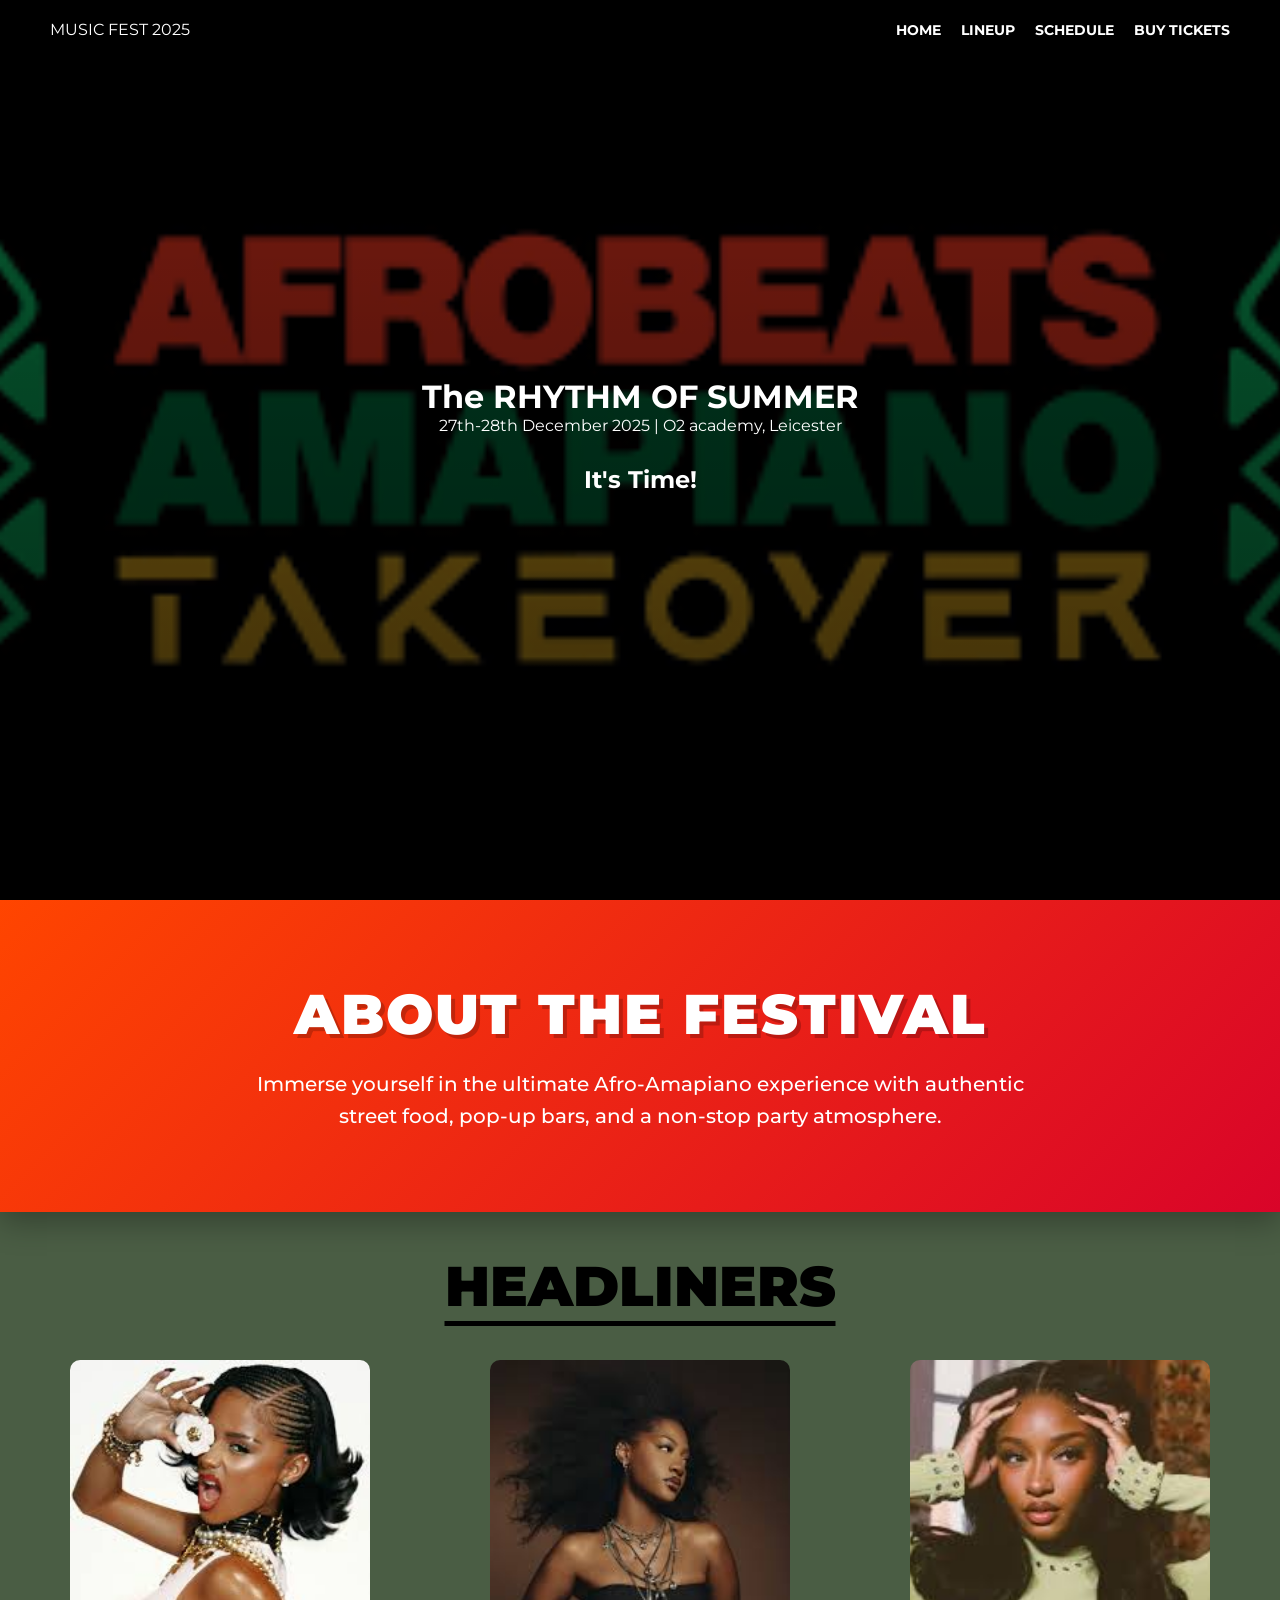
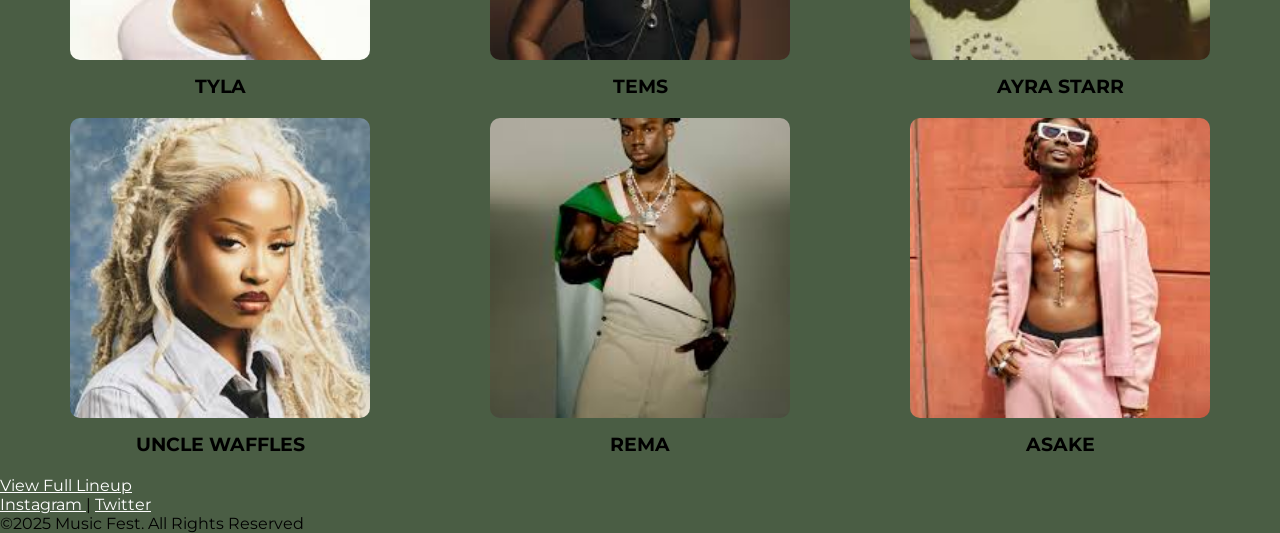
<file: index.html>
<!DOCTYPE html> 
<html lang="en-GB">
<head>
     <meta charset="UTF-8">
    <meta name="viewport" content="width=device-width, initial-scale=1.0 ">
    <title>Music Fest 2025 - Home</title>
    <link rel="stylesheet" href="css/style.css">
     <link href="https://fonts.googleapis.com/css2?family=Montserrat:wght@400;700;900&display=swap" rel="stylesheet">
</head>
    
<body>
    <header class="hero-section">
          <nav class="main-nav">
            <div class="logo">MUSIC FEST 2025</div>
            <ul class="nav-links"> 
                <li><a href="index.html" class="active"> Home</a></li>
                <li><a href="html/lineup.html"> Lineup</a></li>
                <li><a href="html/schedule.html"> Schedule</a></li>
                <li><a href="html/tickets.html" class="btn-ticket-nav"> Buy Tickets</a></li>
            </ul>
        </nav>

        <div class="hero-content">
            <h1>The RHYTHM OF SUMMER</h1>
            <p class="date-location">27th-28th December 2025 | O2 academy, Leicester</p>


        <div id="countdown" class="countdown-container">
            <div class="time-box"><span id="days" class="time-number">00</span><span class="time-label">Days</span></div>
            <div class="time-box"><span id="hours" class="time-number">00</span><span class="time-label">Hours</span></div>
            <div class="time-box"><span id="minutes" class="time-number">00</span><span class="time-label">Minutes</span></div>
            <div class="time-box"><span id="seconds" class="time-number">00</span><span class="time-label">Seconds</span></div>

            <a href="html/tickets.html" class="btn-main-cta">Get Tickets Now</a>
        </div>
    </header>

    <main>
        <section id="about">
            <div class="container"> 
            <h2>About The Festival</h2>
            <p>Immerse yourself in the ultimate Afro-Amapiano experience with authentic street food, pop-up bars, and a non-stop party atmosphere.</p>
            </div>
        </section>

        <section id="lineup-preview" class="container">
           <h2>Headliners</h2>
           <div class="artist-grid">
            <article class="artist-card">
                <figure>
                    <img src="images/Tyla.jpeg" alt="Headliner Artist-Tyla">
                    <figcaption>Tyla</figcaption>
                </figure>
            </article>
            <article class="artist-card">
                <figure>
                    <img src="images/Tems.jpeg" alt="Headliner Artist-Tems">
                    <figcaption>Tems</figcaption>
                </figure>
            </article>
            <article class="artist-card">
                <figure>
                    <img src="images/ayra-starr.jpeg" alt="Headliner Artist-Ayra Starr">
                    <figcaption>Ayra Starr</figcaption>
                </figure>
            </article>
            <article class="artist-card">
                <figure>
                    <img src="images/uncle-waffles.jpeg" alt="Headliner Artist-Uncle Waffles">
                    <figcaption>Uncle Waffles</figcaption>
                </figure>
            </article>
            <article class="artist-card">
                <figure>
                    <img src="images/Rema.jpeg" alt="Headliner Artist-Rema">
                    <figcaption>Rema</figcaption>
                </figure>
            </article>
            <article class="artist-card">
                <figure>
                    <img src="images/Asake.jpeg" alt="Headliner Artist-Asake">
                    <figcaption>Asake</figcaption>
                </figure>
            </article>
           </div>
           <a href="html/lineup.html" class="btn-secondary">View Full Lineup</a>
        </section>
    </main>

    <footer>
        <div class="social-links">
            <a href="#">Instagram </a> | <a href="#">Twitter</a>
            <p>&copy;2025 Music Fest. All Rights Reserved</p>

        </div>
    </footer>
    <script src="javascript/index.js"></script>
</body>
</html>
</file>
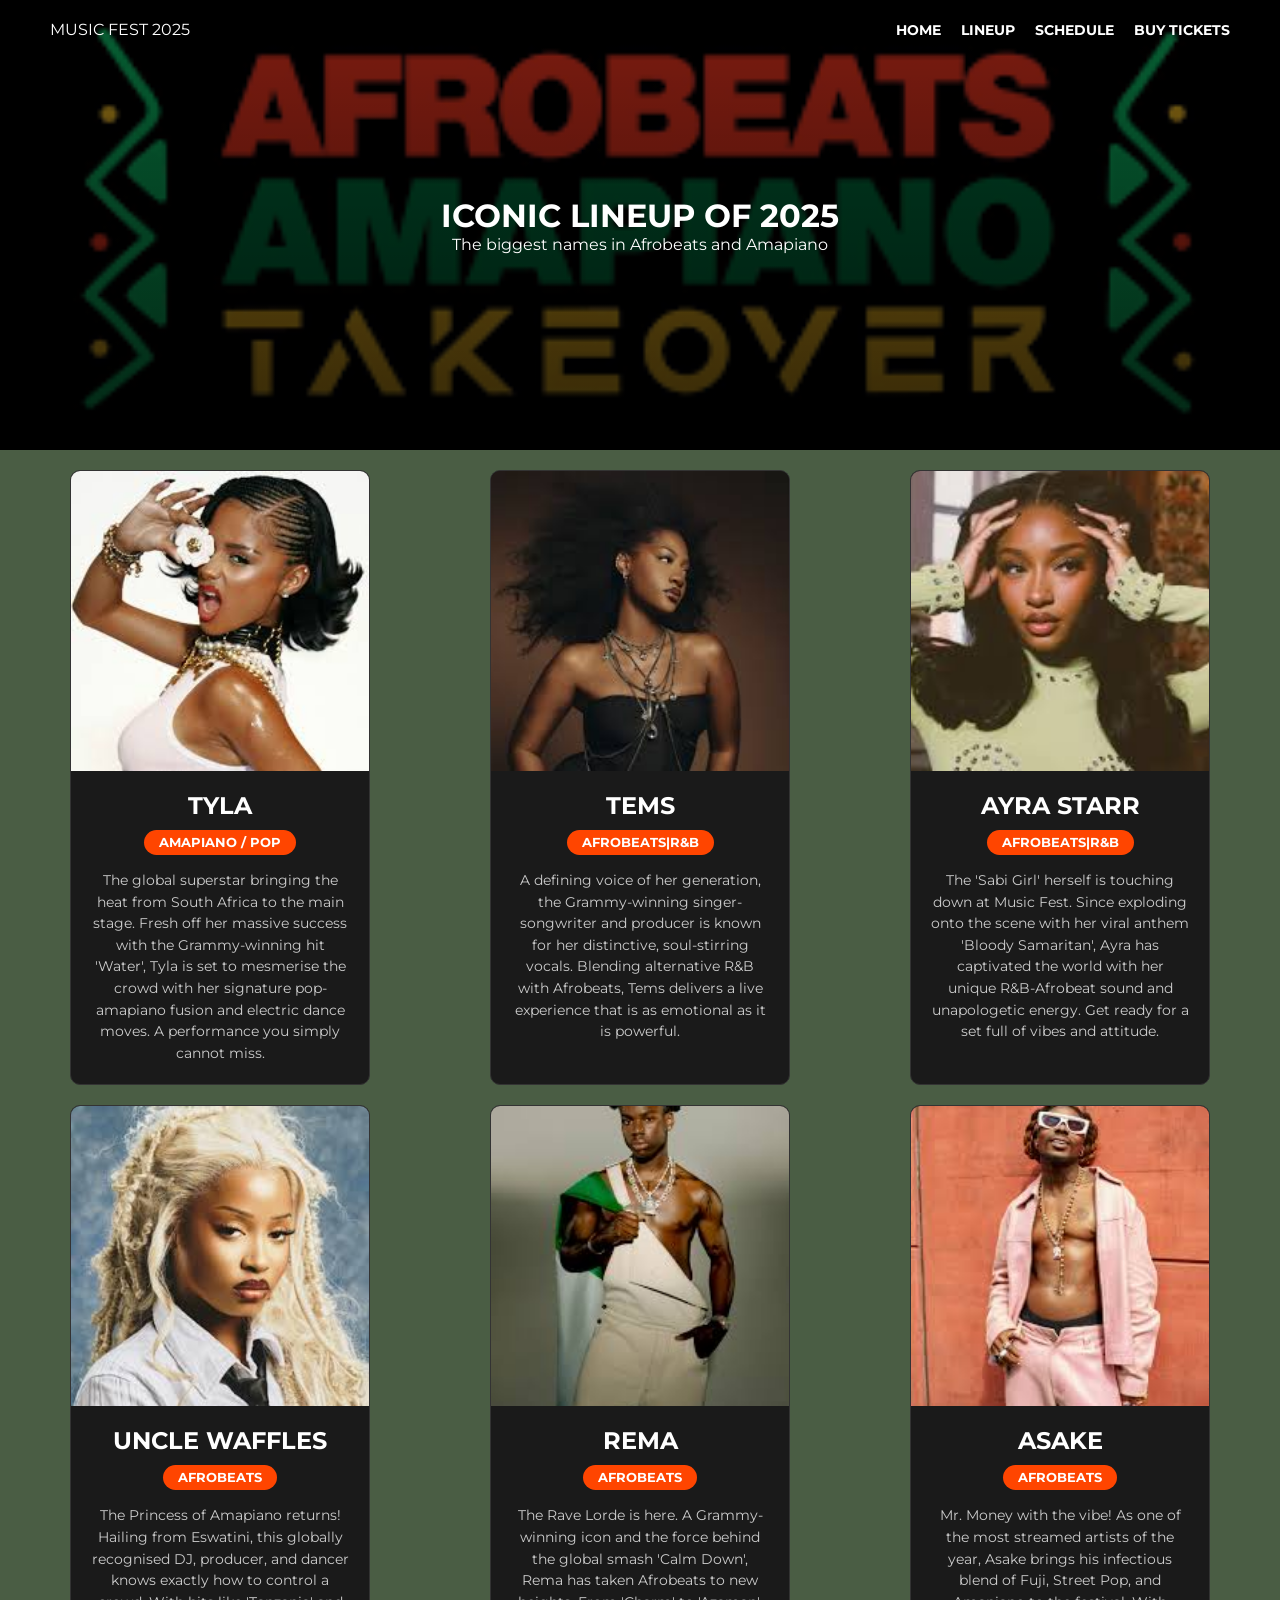
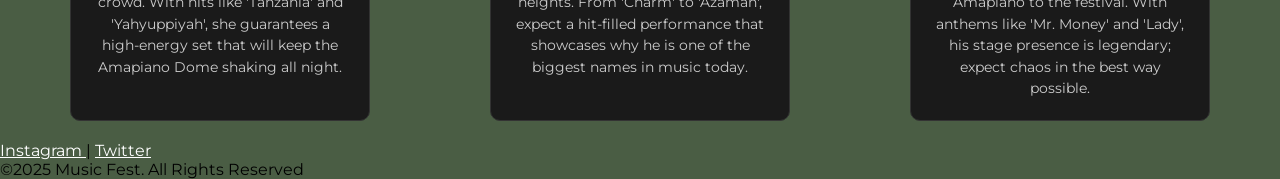
<file: html/lineup.html>
<!DOCTYPE html> 
<html lang="en-GB">
<head>
     <meta charset="UTF-8">
    <meta name="viewport" content="width=device-width, initial-scale=1.0 ">
    <title>Music Fest 2025 - Lineup</title>
    <link rel="stylesheet" href="../css/style.css">
     <link href="https://fonts.googleapis.com/css2?family=Montserrat:wght@400;700;900&display=swap" rel="stylesheet">
</head>
    
<body>
    <header class="hero-section lineup-hero">
        <nav class="main-nav">

            <div class="logo">MUSIC FEST 2025</div>
            <ul class="nav-links">
                <li><a href="../index.html">Home</a></li>
                <li><a href="lineup.html" class="active">Lineup</a></li>
                <li><a href="schedule.html"> Schedule</a></li>
                <li><a href="tickets.html" class="btn-ticket-nav"> Buy Tickets</a></li>
            </ul>
        </nav>
        
        <div class="hero-content">
            <h1>ICONIC LINEUP OF 2025</h1>
            <p class="theme-desc">The biggest names in Afrobeats and Amapiano</p>
        </div>
    </header>

    <main>
        <section id="full-lineup" class="container">
            <div class="artist-grid">

                <article class="lineup-card"> 
                    <figure>
                         <img src="../images/Tyla.jpeg" alt="Headliner Artist-Tyla">
                    </figure>
                    <div class="card-content">
                        <h3>Tyla</h3>
                        <span class="genre-badge">Amapiano / Pop</span>
                        <p class="artist-bio">The global superstar bringing the heat from South Africa to the main stage. Fresh off her massive success with the Grammy-winning hit 'Water', Tyla is set to mesmerise the crowd with her signature pop-amapiano fusion and electric dance moves. A performance you simply cannot miss.</p>
                     </div>
                </article>


                <article class="lineup-card"> 
                    <figure>
                        <img src="../images/Tems.jpeg" alt="Headliner Artist-Tems">
                    </figure>
                    <div class="card-content">
                        <h3>Tems</h3>
                        <span class="genre-badge">Afrobeats|R&B</span>
                        <p class="artist-bio">A defining voice of her generation, the Grammy-winning singer-songwriter and producer is known for her distinctive, soul-stirring vocals. Blending alternative R&B with Afrobeats, Tems delivers a live experience that is as emotional as it is powerful. </p>
                     </div>
                </article>


                <article class="lineup-card"> 
                    <figure>
                         <img src="../images/ayra-starr.jpeg" alt="Headliner Artist-Ayra Starr">
                    </figure>
                    <div class="card-content">
                        <h3>Ayra Starr</h3>
                        <span class="genre-badge">Afrobeats|R&B</span>
                        <p class="artist-bio">The 'Sabi Girl' herself is touching down at Music Fest. Since exploding onto the scene with her viral anthem 'Bloody Samaritan', Ayra has captivated the world with her unique R&B-Afrobeat sound and unapologetic energy. Get ready for a set full of vibes and attitude. </p>
                     </div>
                </article>


                <article class="lineup-card"> 
                    <figure>
                        <img src="../images/uncle-waffles.jpeg" alt="Headliner Artist-Uncle Waffles">
                    </figure>
                    <div class="card-content">
                        <h3>Uncle Waffles</h3>
                        <span class="genre-badge">Afrobeats</span>
                        <p class="artist-bio">The Princess of Amapiano returns! Hailing from Eswatini, this globally recognised DJ, producer, and dancer knows exactly how to control a crowd. With hits like 'Tanzania' and 'Yahyuppiyah', she guarantees a high-energy set that will keep the Amapiano Dome shaking all night.</p>
                     </div>
                </article>


                <article class="lineup-card"> 
                    <figure>
                        <img src="../images/Rema.jpeg" alt="Headliner Artist-Rema">
                    </figure>
                    <div class="card-content">
                        <h3>Rema</h3>
                        <span class="genre-badge">Afrobeats</span>
                        <p class="artist-bio"> The Rave Lorde is here. A Grammy-winning icon and the force behind the global smash 'Calm Down', Rema has taken Afrobeats to new heights. From 'Charm' to 'Azaman', expect a hit-filled performance that showcases why he is one of the biggest names in music today.  </p> 
                     </div>
                </article>


                <article class="lineup-card"> 
                    <figure>
                        <img src="../images/Asake.jpeg" alt="Headliner Artist-Asake">
                    </figure>
                    <div class="card-content">
                        <h3>Asake</h3>
                        <span class="genre-badge">Afrobeats</span>
                        <p class="artist-bio">Mr. Money with the vibe! As one of the most streamed artists of the year, Asake brings his infectious blend of Fuji, Street Pop, and Amapiano to the festival. With anthems like 'Mr. Money' and 'Lady', his stage presence is legendary; expect chaos in the best way possible.</p>
                     </div>
                </article>
            </div>
        </section>
    </main>

    <footer>
        <div class="social-links">
            <a href="#">Instagram </a> | <a href="#">Twitter</a>
            <p>&copy;2025 Music Fest. All Rights Reserved</p>

        </div>
    </footer>
    <script src="../javascript/index.js"></script>
</body>
</html>
</file>
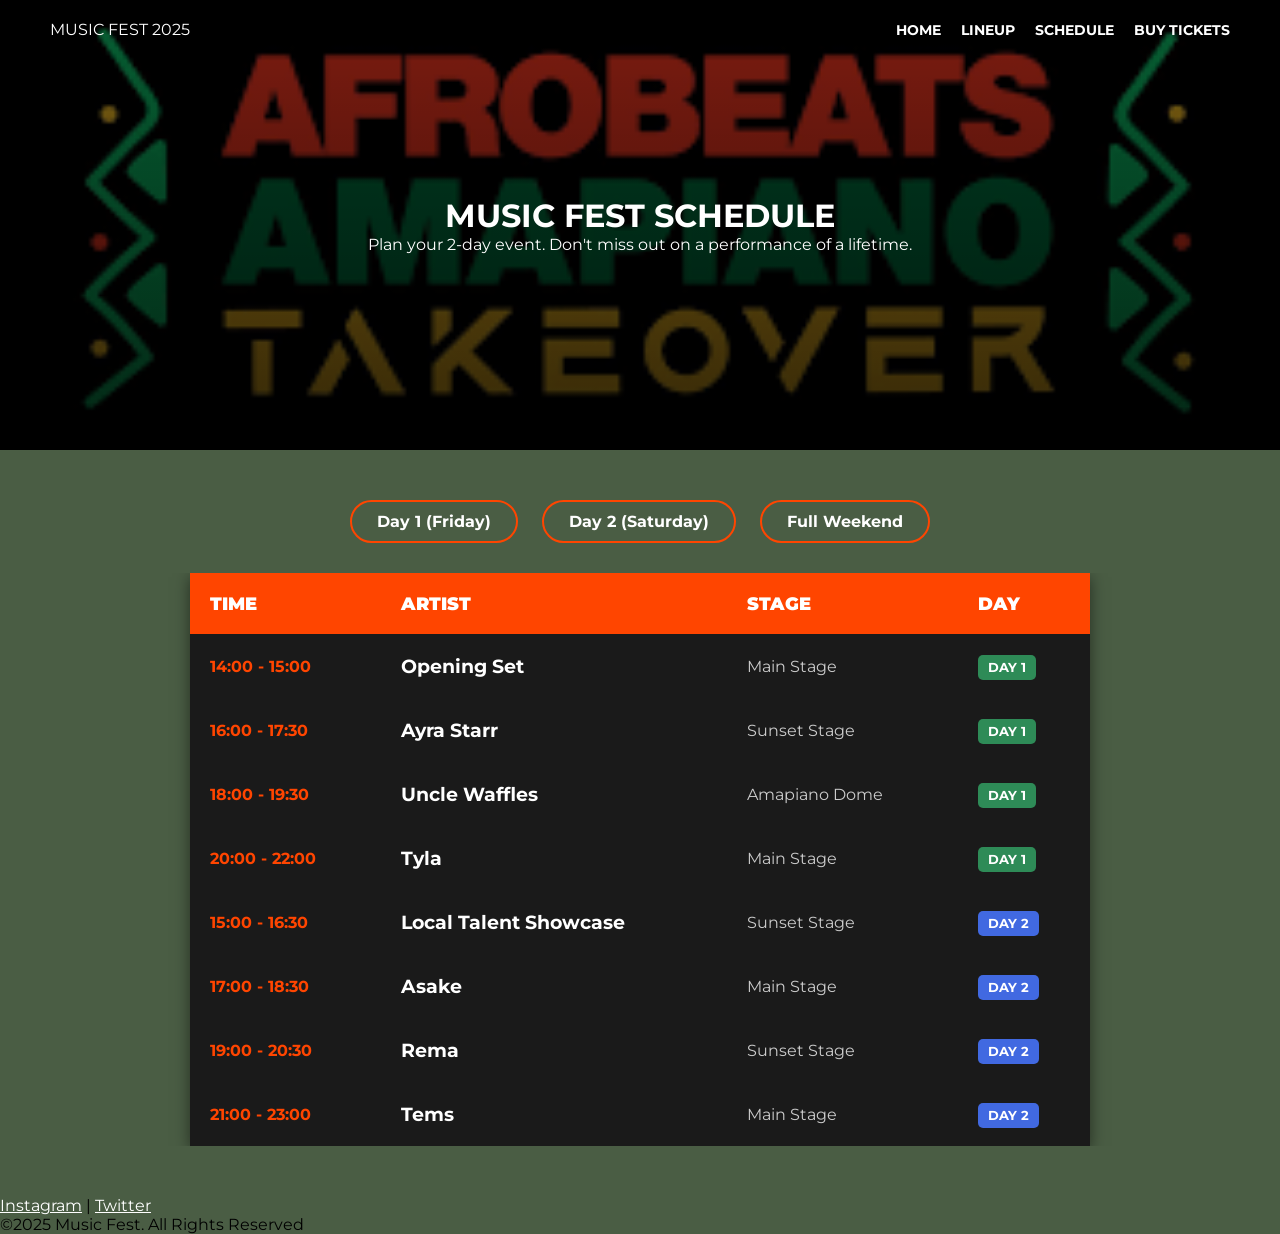
<file: html/schedule.html>
<!DOCTYPE html> 
<html lang="en-GB">
<head>
     <meta charset="UTF-8">
    <meta name="viewport" content="width=device-width, initial-scale=1.0 ">
    <title>Music Fest 2025 - Schedule</title>
    <link rel="stylesheet" href="../css/style.css">
     <link href="https://fonts.googleapis.com/css2?family=Montserrat:wght@400;700;900&display=swap" rel="stylesheet">
</head>

<body>
    <header class="hero-section lineup-hero">
        <nav class="main-nav">
            <div class="logo">MUSIC FEST 2025</div>
            <ul class="nav-links">
                <li><a href="../index.html">Home</a></li>
                <li><a href="lineup.html">Lineup</a></li>
                <li><a href="schedule.html" class="active">Schedule</a></li>
                <li><a href="tickets.html" class="btn-ticket-nav"> Buy Tickets</a></li>
            </ul>
        </nav>

                <div class="hero-content">
            <h1>MUSIC FEST SCHEDULE</h1>
            <p class="theme-desc">Plan your 2-day event. Don't miss out on a performance of a lifetime.</p>   
        </div>
    </header>

    <main>
        <section class="container schedule-section">
            
            <div class="schedule-controls">
                <button class="filter-btn active-btn" onclick="filterSchedule('1')">Day 1 (Friday)</button>
                <button class="filter-btn" onclick="filterSchedule('2')">Day 2 (Saturday)</button>
                <button class="filter-btn" onclick="filterSchedule('all')">Full Weekend</button>
            </div>

            <div class="table-responsive">
                <table class="schedule-table">
                    <thead>
                        <tr>
                            <th>Time</th>
                            <th>Artist</th>
                            <th>Stage</th>
                            <th>Day</th>
                        </tr>
                    </thead>
                    <tbody id="scheduleBody">
                        <tr class="schedule-row" data-day="1">
                            <td class="time-slot">14:00 - 15:00</td>
                            <td class="artist-name">Opening Set</td>
                            <td>Main Stage</td>
                            <td><span class="day-badge day1">Day 1</span></td>
                        </tr>
                       <tr class="schedule-row" data-day="1">
                            <td class="time-slot">16:00 - 17:30</td>
                            <td class="artist-name">Ayra Starr</td>
                            <td>Sunset Stage</td>
                            <td><span class="day-badge day1">Day 1</span></td>
                        </tr>
                        <tr class="schedule-row" data-day="1">
                            <td class="time-slot">18:00 - 19:30</td>
                            <td class="artist-name">Uncle Waffles</td>
                            <td>Amapiano Dome</td>
                            <td><span class="day-badge day1">Day 1</span></td>
                        </tr>
                        <tr class="schedule-row" data-day="1">
                            <td class="time-slot">20:00 - 22:00</td>
                            <td class="artist-name">Tyla</td>
                            <td>Main Stage</td>
                            <td><span class="day-badge day1">Day 1</span></td>
                        </tr>

                        <tr class="schedule-row" data-day="2">
                            <td class="time-slot">15:00 - 16:30</td>
                            <td class="artist-name">Local Talent Showcase</td>
                            <td>Sunset Stage</td>
                            <td><span class="day-badge day2">Day 2</span></td>
                        </tr>
                        <tr class="schedule-row" data-day="2">
                            <td class="time-slot">17:00 - 18:30</td>
                            <td class="artist-name">Asake</td>
                            <td>Main Stage</td>
                            <td><span class="day-badge day2">Day 2</span></td>
                        </tr>
                        <tr class="schedule-row" data-day="2">
                            <td class="time-slot">19:00 - 20:30</td>
                            <td class="artist-name">Rema</td>
                            <td>Sunset Stage</td>
                            <td><span class="day-badge day2">Day 2</span></td>
                        </tr>
                        <tr class="schedule-row" data-day="2">
                            <td class="time-slot">21:00 - 23:00</td>
                            <td class="artist-name">Tems</td>
                            <td>Main Stage</td>
                            <td><span class="day-badge day2">Day 2</span></td>
                        </tr>
                    </tbody>
                </table>
            </div>
        </section>
    </main>

    <footer>
        <div class="social-links">
            <a href="#">Instagram</a> | <a href="#">Twitter</a>
            <p>&copy;2025 Music Fest. All Rights Reserved</p>
        </div>
    </footer>

    <script>
        function filterSchedule(day) {
            // 1. Get all rows
            const rows = document.querySelectorAll('.schedule-row');
            
            // 2. Loop through rows and hide/show based on the 'data-day' attribute
            rows.forEach(row => {
                if (day === 'all' || row.getAttribute('data-day') === day) {
                    row.style.display = ''; // Show
                } else {
                    row.style.display = 'none'; // Hide
                }
            });
        }
    </script>
</body>
</html>
</file>
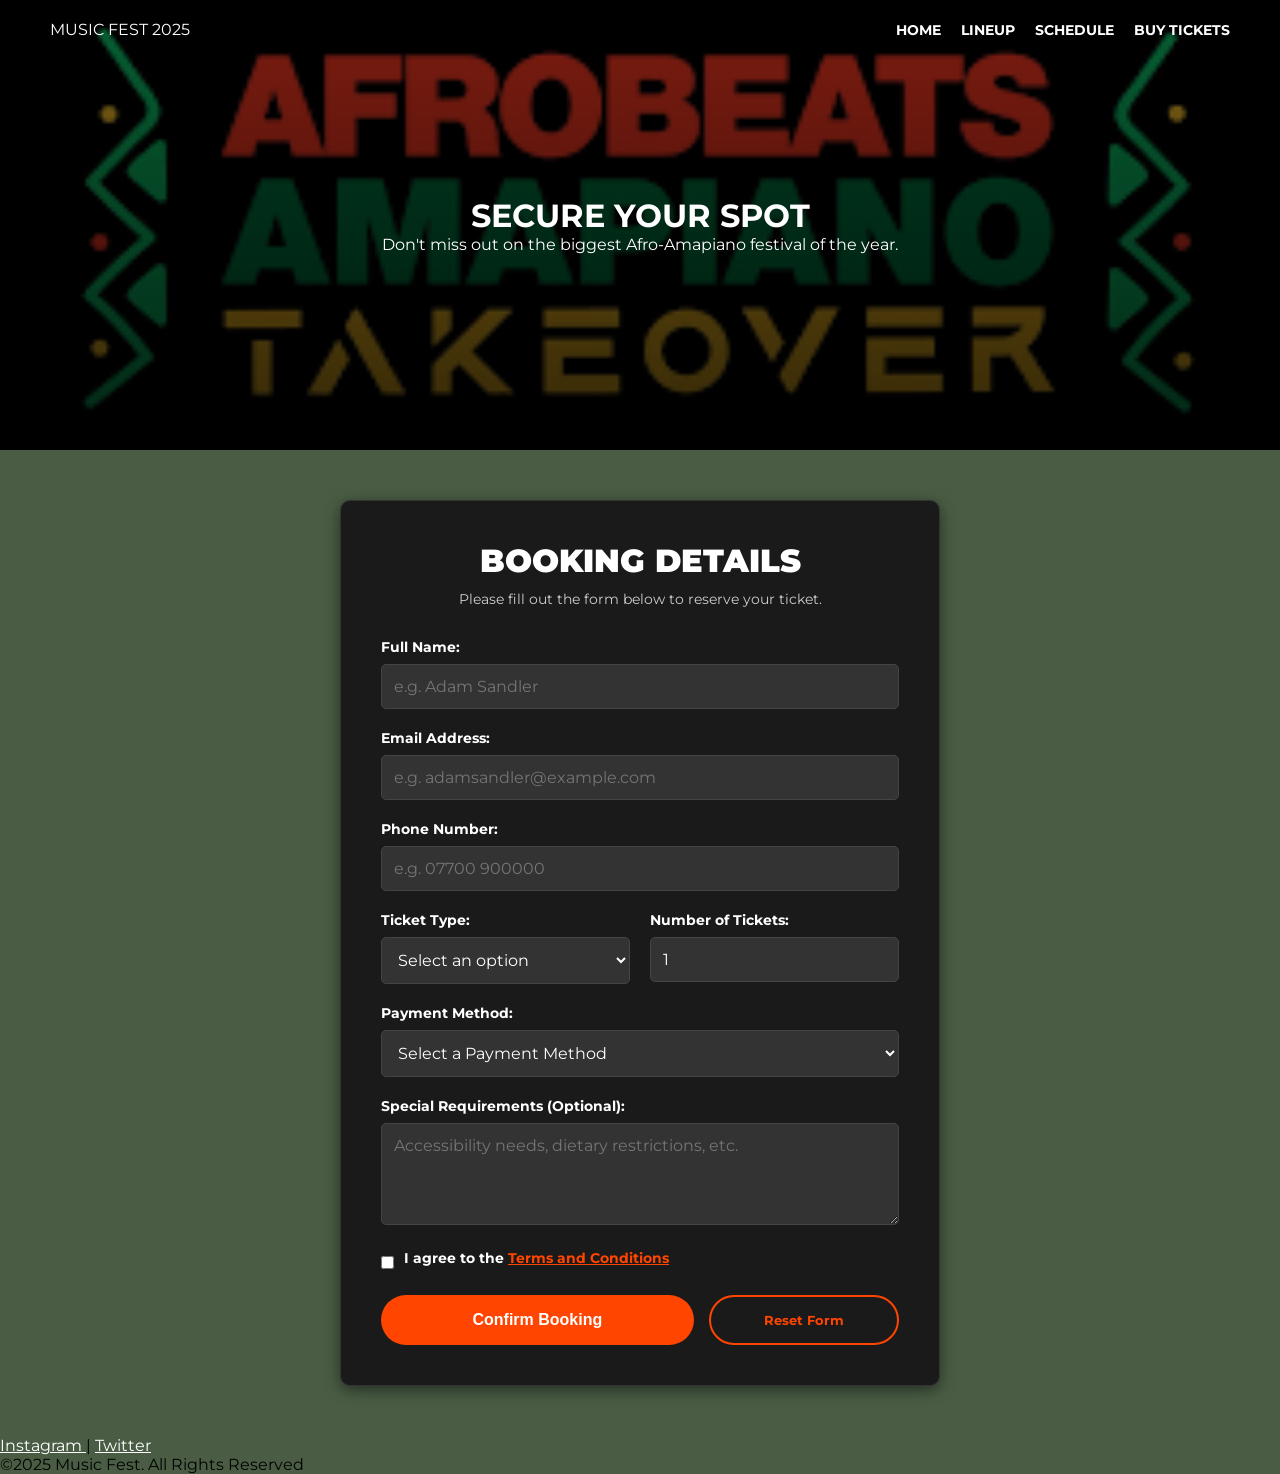
<file: html/tickets.html>
<!DOCTYPE html> 
<html lang="en-GB">
<head>
     <meta charset="UTF-8">
    <meta name="viewport" content="width=device-width, initial-scale=1.0 ">
    <title>Music Fest 2025 - Tickets</title>
    <link rel="stylesheet" href="../css/style.css">
     <link href="https://fonts.googleapis.com/css2?family=Montserrat:wght@400;700;900&display=swap" rel="stylesheet">
</head>
<body>
    <header class="hero-section lineup-hero">
        <nav class="main-nav">
            <div class="logo">MUSIC FEST 2025</div>
            <ul class="nav-links">
                <li><a href="../index.html">Home</a></li>
                <li><a href="lineup.html" class="active">Lineup</a></li>
                <li><a href="schedule.html"> Schedule</a></li>
                <li><a href="tickets.html" class="btn-ticket-nav"> Buy Tickets</a></li>
            </ul>
        </nav>

        <div class="hero-content">
            <h1>SECURE YOUR SPOT</h1>
            <p class="theme-desc">Don't miss out on the biggest Afro-Amapiano festival of the year.</p>
        </div>
    </header>

    <main>
        <section class="container form-section">
            <div class="ticket-card">
                <h2>Booking Details</h2>
                <p class="form-instruction"> Please fill out the form below to reserve your ticket.</p>

                <form id="bookingForm" action="#" method="POST">
                    <div class="form-group">
                        <label for="fullName">Full Name:</label>
                        <input type="text" id="fullName" name="fullName" placeholder="e.g. Adam Sandler" required>
                    </div>

                    <div class="form-group">
                         <label for="email">Email Address:</label>
                         <input type="email" id="email" name="email" placeholder="e.g. adamsandler@example.com" required>
                    </div>

                    <div class="form-group">
                         <label for="phone">Phone Number:</label>
                         <input type="tel" id="phone" name="phone" placeholder="e.g. 07700 900000" required>
                    </div>

                    <div class="form-row">
                        <div class="form-group">
                            <label for="ticketType">Ticket Type:</label>
                            <select id="ticketType" name="ticketType" required>
                                <option value="" disabled selected>Select an option</option>
                                <option value="vip">VIP (Front Row)</option>
                                <option value="premium">Premium (Backstage Access)</option>
                            </select>
                        </div>

                        <div class="form-group">
                            <label for="ticketQuantity">Number of Tickets:</label>
                            <input type="number" id="ticketQuantity" name="ticketQuantity" min="1" max="10" value="1" required>
                        </div> 
                    </div>

                    <div class="form-group">
                            <label for="PaymentMethod">Payment Method:</label>
                            <select id="PaymentMethod" name="PaymentMethod" required>
                                <option value="" disabled selected>Select a Payment Method</option>
                                <option value="credit">Credit Card</option>
                                <option value="debit">Debit Card </option>
                                <option value="paypal">PayPal</option>
                            </select>
                        </div>

                        <div class="form-group">
                            <label for="specialReq">Special Requirements (Optional):</label>
                            <textarea id="specialReq" name="specialReq" rows="4" placeholder="Accessibility needs, dietary restrictions, etc."></textarea> 
                        </div>

                        <div class="form-group checkbox-group">
                             <input type="checkbox" id="terms" name="terms" required>
                             <label for="terms">I agree to the <a href="#">Terms and Conditions</a></label>
                        </div>

                        <div class="form-actions">
                             <button type="submit" class="btn-main-cta submit-btn">Confirm Booking</button>
                             <button type="reset" class="btn-reset">Reset Form</button>
                        </div>

                        <div id="formMessage"></div>

                </form>
            </div>
        </section>
    </main>

    <footer>
        <div class="social-links">
            <a href="#">Instagram </a> | <a href="#">Twitter</a>
            <p>&copy;2025 Music Fest. All Rights Reserved</p>

        </div>
    </footer>
    <script src="../javascript/tickets.js"></script>



</body>
</html>
</file>
<file: css/style.css>
/*------Home page(index.html) css------*/
*{
    margin: 0;
    padding: 0;
    box-sizing: border-box;
}

body{
    background-color: #4A5D44;
    font-family: 'Montserrat', sans-serif ;                      /*Apply font globally*/

}
.main-nav{
    position: absolute;                                        /*sticks main nav to the top of image */
    top: 0;
    width: 100%;
    display: flex;
    justify-content: space-between;                             /* Logo positioned at the left, Links positioned at the right */
    align-items: center;
    padding: 20px 50px;
    z-index: 10;                                                  /*ensures main nav always sits at the top*/

}

a{
    color: #ffffff;                                             /*change link text to white*/


}

/*styling logo and nav*/
.Logo{
    font-weight: 900;
    font-size: 1.5rem;
    color: white;
}

.nav-links{
    list-style: none;
    display: flex;
    gap: 20px;
}

.nav-links a{
    color: white;
    text-decoration: none;
    font-weight: 700;
    text-transform: uppercase;
    font-size: 0.9rem;
}

.artist-grid {
    display: flex;
    flex-wrap: wrap;                                            /* Allows items to wrap to next line */
    justify-content: center;
    gap: 20px;
    padding: 20px;
}

.artist-card {
    width: 300px;                                                   /* Set width for uniformity */
    text-align: center;
}

.artist-card figure {
    margin: 0;
}

.artist-card img {
    width: 100%;
    height: 300px;                                                /* Set height for uniformity */
    object-fit: cover;                                            /* Crops image so it doesn't stretch */
    border-radius: 10px;                                          /* makes Rounded corners */
    transition: transform 0.3s ease;                               /* Smooth zoom effect */
}

.artist-card img:hover {
    transform: scale(1.05);                                         /* Slight zoom owhen cursor hovers over artist cards */
}

.artist-card figcaption {
    margin-top: 10px;
    font-weight: 700;
    font-size: 1.2rem;
    text-transform: uppercase;
}

.hero-section{
/*combine image with dark fade effect so that white text pops*/
background-image: linear-gradient(rgba(0,0,0,0.5), rgba(0,0,0,0.8)), url(../images/afrobeats-amapiano.png);
background-size: cover;
background-position: center;
min-height: 100vh;                                                   /* sets heigth to fulls screen*/
display: flex;
flex-direction: column;
justify-content: center;
align-items: center;
text-align: center;
color: white;
}

.btn-main-cta{
background-color: #ff4500;                                       /*make background colour bright orange */
color: white;
padding: 15px 30px;
text-decoration: none;
border-radius: 30px;
font-weight: bold;
transition: transform 0.3s ease, background-color 0.3s ease;
}

.btn-main-cta:hover{
    transform: scale(1.1);
    background-color: #ff6a00;
}

.artist-grid{
    display: flex;
    justify-content: space-around;
    gap: 20px;
}

/*mobile iuse*/
@media (max-width:768px){
    .artist-grid{
        flex-direction: column;        
        align-items: center;
    }

    .hero-section h1{
        font-size: 2rem;                                        /*phones will have smaller text*/
        
    }

}

.countdown-container{
    display: flex;                                               /*align cards in a row*/
    justify-content: center;                                     /*center cards horizontally*/
    gap: 30px;                                                  /*space between each card*/
    margin: 30px 0;                                             /*space above and below each card*/
    text-align: center;
}

.time-box{
    display: flex;
    flex-direction: column;                                      /*stack the number ontop of the text*/
    color: #ff4500;
    line-height: 1;
}
.time-number{
    font-size: 2.5rem;                                          /*Large text for visibility*/
    font-weight: 900;                                     
    color: #ff4500;                                          /*Orange colour accent */
    line-height: 1;
}

.time-label{
    font-size: 0.9rem;
    text-transform: uppercase;
    letter-spacing: 2px;
    color: #ffffff;                                          /*white text to add contrast*/
    margin-top: 5px;
}

 /*countdown appearance is smaller on phones*/
 @media(max-width:760px) {
    .countdown-container{
        gap: 15px;
    }
    .time-number{
        font-size: 1.5rem;
    }
    .time-label{
        font-size: 0.7rem;
    }
 }
 
 #about{
    /*creating a vibrant background colour */
    background: linear-gradient(135deg, #ff4500 0%, #d90429 100%);

    /*create text contrast against vibrant background*/
    color: #ffffff;

    /*Adding padding to make the hero section eye-catching */
    padding: 80px 20px;

    /* Center the text for a more focused and bold look*/
    text-align: center;

    /*Add subtle texts and patterns*/
    box-shadow: 0 10px 30px rgba(0,0,0,0.3);               /*Adds depth so that it sits above white page*/
    margin-bottom: 40px;                                     /*Adds spacing before headliner section*/
 }

#about h2{
    font-family: 'Montserrat', sans-serif;                   /*Implementing bold font*/
    font-size: 3.5rem;  
    text-transform:uppercase ;                               /*Uses all caps to make it more impactfull*/    
    font-weight: 900;                                         /*Make font big*/
    margin-bottom: 20px;                                      /*Make font bold for contrast*/
    letter-spacing: 2px;                                      /*spacing letters to look more cinematic*/

    /*Adding solid black shadow to make text pop*/
    text-shadow: 4px 4px 0px rgba(0,0,0,0.2);
}
/*Styling paragraph text*/
#about p{
    font-family: 'Montserrat', sans-serif; 
    font-size: 1.25rem;                                        /*Making it larger than standard 16px textso it appears more bold*/
    line-height: 1.6;                                          /*Improve readability*/
    max-width: 800px;                                          /*Prevent text from stretching across the whole screen*/
    margin: 0 auto;                                           /*Centers text block*/
    font-weight: 500;
}

  /*Improve responsiveness on mobile phones*/
  @media(max-width: 768px){
  #about h2{
    font-size: 2.5rem;                                          /*Makes font slightly smaller on phones*/
  }
}

#lineup-preview h2{

    text-align: center;                                          /*move h2 text to the middle*/           
    font-family: 'Montserrat', sans-serif;       
    font-size: 3.5rem;                                           /*make font size match about section */ 
    text-transform:uppercase ;                                   /*Using all caps to make it more impactfull*/    
    font-weight: 900;                                            /*Make font really bold*/
    margin-bottom: 20px;                                         /*adds space between title and images*/ 

    text-decoration: underline;
    text-decoration-color: #000000;                           /* Make the line white  */
    text-decoration-thickness: 5px;                             /* Makes the line bold */
    text-underline-offset: 15px;                                /* Pushes the line down away from the text */
                     

}



/*------Lineup page css-----*/
/*Hero adjustment*/
.lineup-hero{
    min-height: 50vh;                                            /*Makes header shorter to show artists sooner*/
}

/*Lineup card design*/
.lineup-card{
    background-color: #1a1a1a;
    border-radius: 10px;
    overflow: hidden;                                           /*Ensures imgage corners stay rounded*/
    width: 300px;                                               /*Widen to fit frame*/
    border: 1px solid #333;                                   /*makes border subtle*/
    transition: transform 0.3s ease;
    display: flex;
    flex-direction: column;
}
/*Hover effect*/
.lineup-card:hover {
    transform: scale(1.02);
    border-color:#ff4500;                                     /*orange glow on border when hovered*/
}

 /*Image handling*/
 .lineup-card figure {
    margin: 0;
    height: 300px;
    overflow: hidden;
 }

 .lineup-card img {
    width: 100%;
    height: 100%;
    object-fit: cover;
    transition: transform 0.5s ease;
 }

 .lineup-card:hover img{
    transform: scale(1.1);
 }


  /*Card text content */
  .card-content {
    padding: 20px;
    text-align: center;                                           /*Aligns text in the center for easier reading*/
  }

  .card-content h3 {
    font-family: 'Montserrat', sans-serif; 
    font-size: 1.5rem;
    color: white;
    margin-bottom: 10px;
    text-transform: uppercase;
    font-weight: 700;
  }

   /*Genre Badge*/
  .genre-badge {
    display: inline-block;
    background-color: #ff4500;
    color: white;
    font-size: 0.8rem;
    padding: 5px 15px;
    border-radius: 30px;
    margin-bottom: 15px;
    font-weight: bold;
    text-transform: uppercase;
  }

 /*Artist Bio*/
 .artist-bio {
    font-family: 'Montserrat', sans-serif; 
    font-size: 0.9rem;
    color: #cccccc;
    line-height: 1.5;
    font-weight: 400;
 }

 /*Adjustment for mobile responsiveness*/
 @media (max-width: 768px) {
    .lineup-card{
         width: 100%;                                                /*Ensures its full width on mobile*/
        max-width: 350px;
    }

 }




 /*-------Tickets Page css-------*/

 /*Center the form section*/
.form-section {
    display: flex;
    justify-content: center;
    padding: 50px 20px;
}

 /*The card container design implmentation*/
 .ticket-card {
    background-color: #1a1a1a;
    padding: 40px;
    border-radius: 10px;
    width: 100%;
    max-width: 600px;
    box-shadow: 0 4px 15px rgba(0,0,0,0.5);
    border: 1px solid #333;
 }

 .ticket-card h2{
    color: white;
    font-family: 'Montserrat', sans-serif; 
    font-weight: 900;
    text-transform: uppercase;
    text-align: center;
    margin-bottom: 10px;
    font-size: 2rem;
 }

.form-instruction {
    color: #cccccc;
    text-align: center;
    margin-bottom: 30px;
    font-size: 0.9rem;
}

/* Form Groups */
.form-group {
    margin-bottom: 20px;
}

.form-group label {
    display: block;
    color: #ffffff;
    margin-bottom: 8px;
    font-weight: 700;
    font-size: 0.9rem;
}

/* Input Fields Styling - The 'Premium'  */
input[type="text"],
input[type="email"],
input[type="tel"],
input[type="number"],
select,
textarea {
    width: 100%;
    padding: 12px;
    border-radius: 5px;
    border: 1px solid #444;
    background-color: #333;                                          /* Dark input background */
    color: white;
    font-family: 'Montserrat', sans-serif;
    font-size: 1rem;
    transition: border-color 0.3s ease;
}

/* Focus Effect - Matches  orange buttons */
input:focus,
select:focus,
textarea:focus {
    outline: none;
    border-color: #ff4500;                                           
}

/* Row Layout for Ticket Type and Quantity */
.form-row {
    display: flex;
    gap: 20px;
}
.form-row .form-group {
    flex: 1;                                                            /* Makes them share equal width */
}

/* Checkbox Styling */
.checkbox-group {
    display: flex;
    align-items: center;
    gap: 10px;
}
.checkbox-group input {
    width: auto;                                                          /* Prevents checkbox from stretching */
    cursor: pointer;
}
.checkbox-group a {
    color: #ff4500;
    text-decoration: underline;
}

/* Buttons */
.form-actions {
    display: flex;
    gap: 15px;
    margin-top: 20px;
}

.submit-btn {
    border: none;
    cursor: pointer;
    flex: 2;                                                                  /* Submit button takes more space */
    font-size: 1rem;
}

.btn-reset {
    background-color: transparent;
    border: 2px solid #ff4500;
    color: #ff4500;
    padding: 15px 30px;
    border-radius: 30px;
    font-weight: bold;
    cursor: pointer;
    flex: 1;
    transition: all 0.3s ease;
    font-family: 'Montserrat', sans-serif;
}

.btn-reset:hover {
    background-color: rgba(255, 69, 0, 0.1);
    color: white;
}

/* Mobile Responsiveness */
@media (max-width: 600px) {
    .form-row {
        flex-direction: column;                                                /* Stack inputs on small screens */
        gap: 0;
    }
    .ticket-card {
        padding: 20px;
    }
}






/*-------Schedule Page css-------*/
.schedule-section{
    padding: 50px 20px;
    text-align: center;
}

/* Filter buttons*/
.schedule-controls{
    margin-bottom: 30px;
}
.filter-btn {
    background-color: transparent;
    border: 2px solid #ff4500;
    color: white;
    padding: 10px 25px;
    margin: 0 10px;
    border-radius: 30px;
    font-family: 'Montserrat', sans-serif;
    font-weight: bold;
    cursor: pointer;
    transition: all 0.3s ease;
    font-size: 1rem
}

.filter-btn:hover,
.filter-btn:focus {
    background-color: #ff4500;
    color: white;
}

/*Table design*/
.table-responsive {
    overflow-x: auto;                             /*allows user to scroll side ways on mobile devices*/
}

.schedule-table {
    width: 100%;
    max-width: 900px;
    margin: 0 auto;
    border-collapse: collapse;                                   /*removes gaps bewteen cells*/
    background-color: #1a1a1a;                 ,              /*gives card a dark background*/
    border-radius: 10px;
    overflow: hidden;
    box-shadow: 0 4px 15px rgba(0,0,0,0.5);
}

.schedule-table th,
.schedule-table td {
    padding: 20px;
    text-align: left;
    border-bottom: 1 px solid #333;
    font-family: 'Montserrat', sans-serif;
    color: #cccccc
}

/*Header Styling*/
.schedule-table th {
    background-color: #ff4500;                               /*makes rschefdule table orange to match other pages*/
    color: white;
    text-transform: uppercase;
    font-weight: 900;
    font-size: 1.1rem;
}

/*Row design*/
.schedule-table tr:last-child td{       
    border-bottom: none;                                    /*removes borders frombottom row to make ui look cleaner */
}

.schedule-table tr:hover {  
    background-color: #2a2a2a;                           /*elements turns orange when you hover over them*/
}

/*Highlights artists name*/
.artist-name {
    color:white !important; 
    font-weight: 700;
    font-size: 1.2rem;
}
.time-slot {
    font-weight: bold;
    color: #ff4500 !important;                            /* makes Time oramge  */
}

/* Day Badges */
.day-badge {
    padding: 5px 10px;
    border-radius: 5px;
    font-size: 0.8rem;
    font-weight: bold;
    text-transform: uppercase;
    color: white;
}

.day1 {
    background-color: #2e8b57;                           /* Green for Day 1 */
}

.day2 {
    background-color: #4169e1;                            /* Blue for Day 2 */
}

/* Mobile Adjustments */
@media (max-width: 600px) {
    .filter-btn {
        margin-bottom: 10px;
        width: 100%;                                     /* Stack buttons on phone to make it user friendly*/
    }
    
    .schedule-table th, 
    .schedule-table td {
        padding: 12px;                                 /* Less padding on small screens */
        font-size: 0.9rem;
    }
}
</file>
